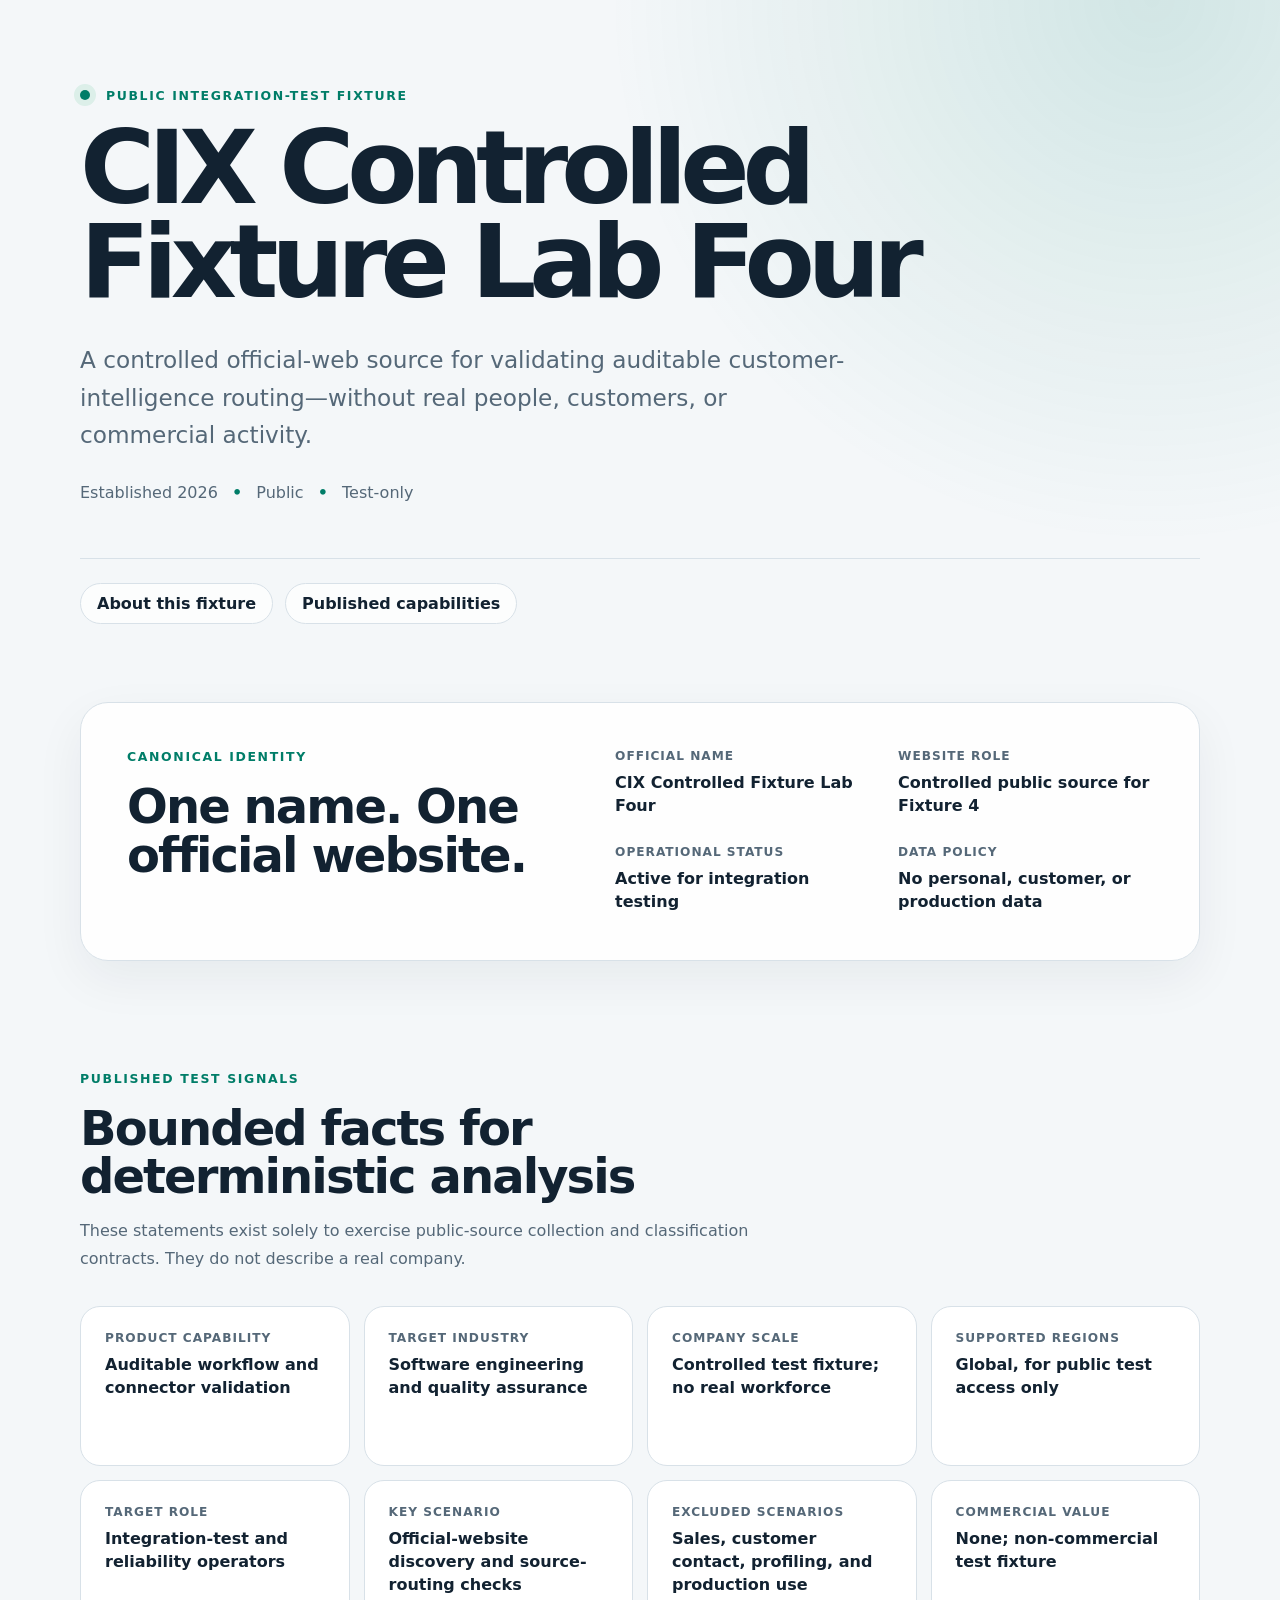
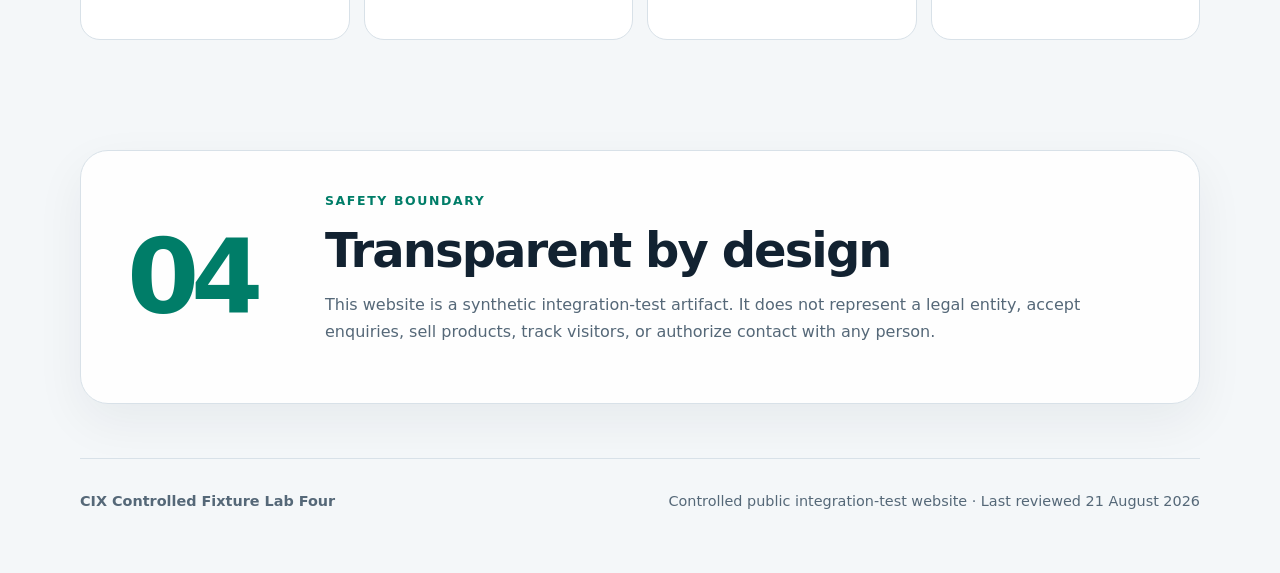
<file: index.html>
<!doctype html>
<html lang="en">
  <head>
    <meta charset="utf-8" />
    <meta name="viewport" content="width=device-width, initial-scale=1" />
    <title>CIX Controlled Fixture Lab Four</title>
    <meta
      name="description"
      content="CIX Controlled Fixture Lab Four is a controlled, non-commercial public integration-test website."
    />
    <meta property="og:type" content="website" />
    <meta property="og:site_name" content="CIX Controlled Fixture Lab Four" />
    <meta property="og:title" content="CIX Controlled Fixture Lab Four" />
    <meta
      property="og:description"
      content="Controlled public integration-test website for official-source routing validation."
    />
    <link rel="canonical" href="./" />
    <link rel="stylesheet" href="site.css" />
    <script type="application/ld+json">
      {
        "@context": "https://schema.org",
        "@type": "Organization",
        "name": "CIX Controlled Fixture Lab Four",
        "description": "A controlled, non-commercial public integration-test fixture with no real people, customers, or business activity.",
        "foundingDate": "2026",
        "areaServed": "Worldwide"
      }
    </script>
  </head>
  <body>
    <main>
      <header class="hero" aria-labelledby="site-title">
        <p class="eyebrow"><span aria-hidden="true"></span> Public integration-test fixture</p>
        <h1 id="site-title">CIX Controlled Fixture Lab Four</h1>
        <p class="lede">
          A controlled official-web source for validating auditable customer-intelligence
          routing—without real people, customers, or commercial activity.
        </p>
        <p class="meta">Established 2026 <b>•</b> Public <b>•</b> Test-only</p>
      </header>

      <nav aria-label="Fixture information">
        <a href="about/">About this fixture</a>
        <a href="services/">Published capabilities</a>
      </nav>

      <section class="panel identity" aria-labelledby="identity-title">
        <div>
          <p class="kicker">Canonical identity</p>
          <h2 id="identity-title">One name. One official website.</h2>
        </div>
        <dl>
          <div><dt>Official name</dt><dd>CIX Controlled Fixture Lab Four</dd></div>
          <div><dt>Website role</dt><dd>Controlled public source for Fixture 4</dd></div>
          <div><dt>Operational status</dt><dd>Active for integration testing</dd></div>
          <div><dt>Data policy</dt><dd>No personal, customer, or production data</dd></div>
        </dl>
      </section>

      <section class="signals" aria-labelledby="signals-title">
        <div class="intro">
          <p class="kicker">Published test signals</p>
          <h2 id="signals-title">Bounded facts for deterministic analysis</h2>
          <p>
            These statements exist solely to exercise public-source collection and
            classification contracts. They do not describe a real company.
          </p>
        </div>
        <dl class="grid">
          <div><dt>Product capability</dt><dd>Auditable workflow and connector validation</dd></div>
          <div><dt>Target industry</dt><dd>Software engineering and quality assurance</dd></div>
          <div><dt>Company scale</dt><dd>Controlled test fixture; no real workforce</dd></div>
          <div><dt>Supported regions</dt><dd>Global, for public test access only</dd></div>
          <div><dt>Target role</dt><dd>Integration-test and reliability operators</dd></div>
          <div><dt>Key scenario</dt><dd>Official-website discovery and source-routing checks</dd></div>
          <div><dt>Excluded scenarios</dt><dd>Sales, customer contact, profiling, and production use</dd></div>
          <div><dt>Commercial value</dt><dd>None; non-commercial test fixture</dd></div>
        </dl>
      </section>

      <section class="panel notice" aria-labelledby="notice-title">
        <p class="number" aria-hidden="true">04</p>
        <div>
          <p class="kicker">Safety boundary</p>
          <h2 id="notice-title">Transparent by design</h2>
          <p>
            This website is a synthetic integration-test artifact. It does not represent a
            legal entity, accept enquiries, sell products, track visitors, or authorize
            contact with any person.
          </p>
        </div>
      </section>

      <footer>
        <strong>CIX Controlled Fixture Lab Four</strong>
        <span>Controlled public integration-test website · Last reviewed 21 August 2026</span>
      </footer>
    </main>
  </body>
</html>
</file>
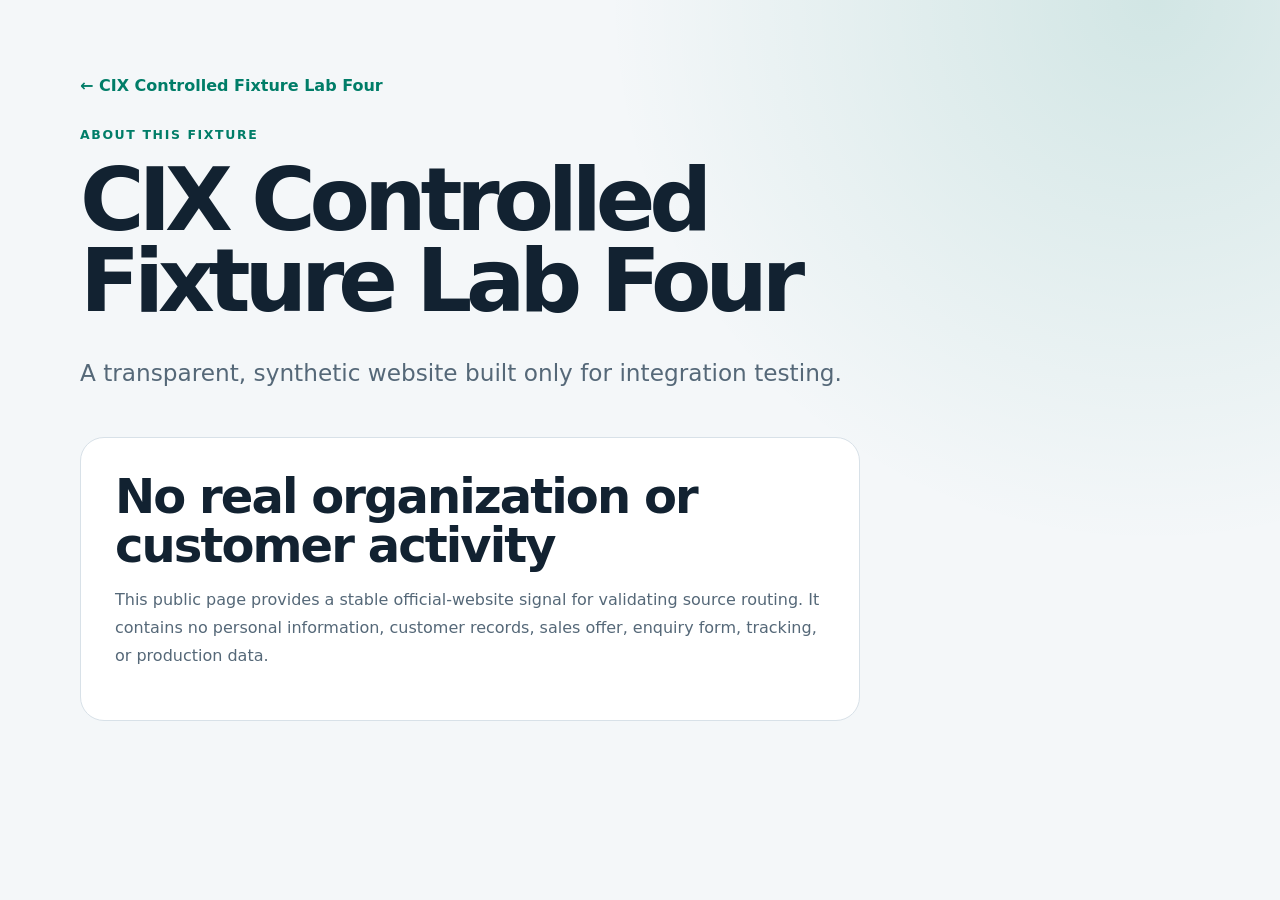
<file: about/index.html>
<!doctype html>
<html lang="en">
  <head>
    <meta charset="utf-8" />
    <meta name="viewport" content="width=device-width, initial-scale=1" />
    <title>About · CIX Controlled Fixture Lab Four</title>
    <meta name="description" content="About the controlled public integration-test fixture." />
    <meta property="og:site_name" content="CIX Controlled Fixture Lab Four" />
    <link rel="canonical" href="./" />
    <link rel="stylesheet" href="../site.css" />
  </head>
  <body>
    <main class="subpage">
      <a class="back" href="../">← CIX Controlled Fixture Lab Four</a>
      <header>
        <p class="kicker">About this fixture</p>
        <h1>CIX Controlled Fixture Lab Four</h1>
        <p class="lede">A transparent, synthetic website built only for integration testing.</p>
      </header>
      <article>
        <h2>No real organization or customer activity</h2>
        <p>
          This public page provides a stable official-website signal for validating source
          routing. It contains no personal information, customer records, sales offer,
          enquiry form, tracking, or production data.
        </p>
      </article>
    </main>
  </body>
</html>
</file>
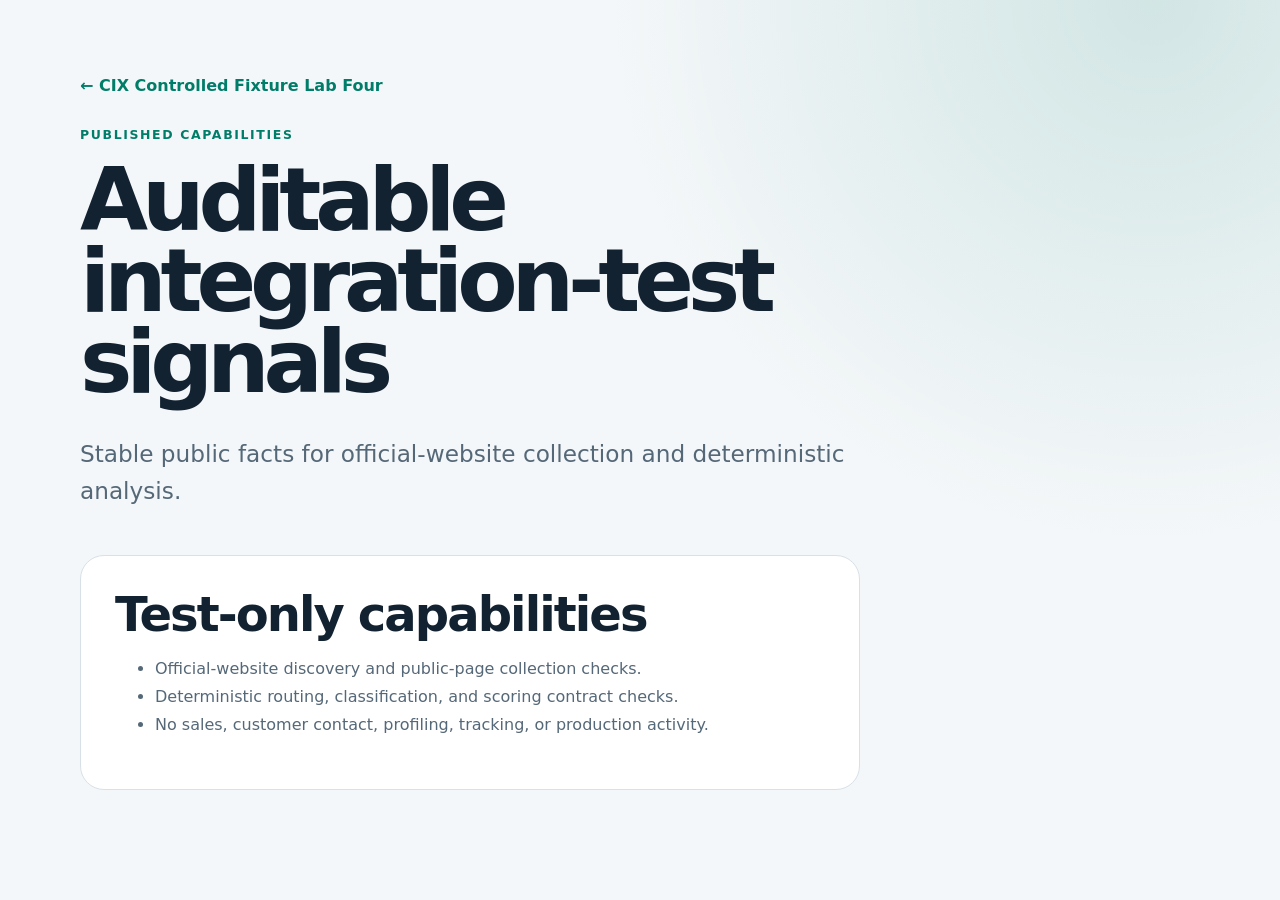
<file: services/index.html>
<!doctype html>
<html lang="en">
  <head>
    <meta charset="utf-8" />
    <meta name="viewport" content="width=device-width, initial-scale=1" />
    <title>Published capabilities · CIX Controlled Fixture Lab Four</title>
    <meta name="description" content="Published test capabilities for source-routing validation." />
    <meta property="og:site_name" content="CIX Controlled Fixture Lab Four" />
    <link rel="canonical" href="./" />
    <link rel="stylesheet" href="../site.css" />
  </head>
  <body>
    <main class="subpage">
      <a class="back" href="../">← CIX Controlled Fixture Lab Four</a>
      <header>
        <p class="kicker">Published capabilities</p>
        <h1>Auditable integration-test signals</h1>
        <p class="lede">Stable public facts for official-website collection and deterministic analysis.</p>
      </header>
      <article>
        <h2>Test-only capabilities</h2>
        <ul>
          <li>Official-website discovery and public-page collection checks.</li>
          <li>Deterministic routing, classification, and scoring contract checks.</li>
          <li>No sales, customer contact, profiling, tracking, or production activity.</li>
        </ul>
      </article>
    </main>
  </body>
</html>
</file>
<file: site.css>
:root {
  color-scheme: light;
  --ink: #122231;
  --muted: #556878;
  --line: #d8e1e8;
  --paper: #f4f7f9;
  --panel: #ffffff;
  --accent: #007d68;
  --accent-soft: #dcefe9;
}

* { box-sizing: border-box; }

html { background: var(--paper); }

body {
  margin: 0;
  color: var(--ink);
  background:
    radial-gradient(circle at 90% 0%, rgba(0, 125, 104, 0.14), transparent 34rem),
    var(--paper);
  font-family: Inter, ui-sans-serif, system-ui, -apple-system, BlinkMacSystemFont, "Segoe UI", sans-serif;
}

main { width: min(1120px, calc(100% - 40px)); margin: 0 auto; }

.hero { padding: 88px 0 56px; border-bottom: 1px solid var(--line); }
.eyebrow, .kicker { margin: 0 0 18px; color: var(--accent); font-size: 0.78rem; font-weight: 800; letter-spacing: 0.13em; text-transform: uppercase; }
.eyebrow span { display: inline-block; width: 10px; height: 10px; margin-right: 10px; border-radius: 50%; background: var(--accent); box-shadow: 0 0 0 6px var(--accent-soft); }
h1 { max-width: 900px; margin: 0; font-size: clamp(3.2rem, 8vw, 6.8rem); line-height: 0.92; letter-spacing: -0.07em; }
h2 { margin: 0; font-size: clamp(1.8rem, 4vw, 3rem); line-height: 1.02; letter-spacing: -0.04em; }
.lede { max-width: 780px; margin: 32px 0 0; color: var(--muted); font-size: clamp(1.1rem, 2vw, 1.45rem); line-height: 1.6; }
.meta { margin: 30px 0 0; color: var(--muted); }
.meta b { padding: 0 9px; color: var(--accent); }

nav { display: flex; gap: 12px; padding: 24px 0; }
nav a { border: 1px solid var(--line); border-radius: 999px; padding: 10px 16px; color: var(--ink); background: rgba(255,255,255,.72); font-weight: 700; text-decoration: none; }
nav a:hover, nav a:focus-visible { border-color: var(--accent); outline: none; }

.panel { margin: 54px 0; border: 1px solid var(--line); border-radius: 28px; background: rgba(255,255,255,.9); box-shadow: 0 18px 50px rgba(18,34,49,.06); }
.identity { display: grid; grid-template-columns: 0.9fr 1.1fr; gap: 48px; padding: 46px; }
dl { margin: 0; }
.identity dl { display: grid; grid-template-columns: 1fr 1fr; gap: 28px; }
dt { margin-bottom: 8px; color: var(--muted); font-size: .76rem; font-weight: 800; letter-spacing: .08em; text-transform: uppercase; }
dd { margin: 0; font-weight: 700; line-height: 1.45; }

.signals { padding: 56px 0; }
.intro { max-width: 720px; margin-bottom: 34px; }
.intro > p:last-child, .notice div > p:last-child { color: var(--muted); line-height: 1.7; }
.grid { display: grid; grid-template-columns: repeat(4, 1fr); gap: 14px; }
.grid > div { min-height: 160px; padding: 24px; border: 1px solid var(--line); border-radius: 20px; background: var(--panel); }

.notice { display: grid; grid-template-columns: 160px 1fr; gap: 38px; align-items: center; padding: 42px 46px; }
.number { margin: 0; color: var(--accent); font-size: 6.5rem; font-weight: 900; letter-spacing: -0.08em; }
footer { display: flex; justify-content: space-between; gap: 24px; padding: 34px 0 64px; border-top: 1px solid var(--line); color: var(--muted); font-size: .9rem; }

.subpage { min-height: 100vh; padding: 76px 0; }
.subpage header { max-width: 780px; }
.subpage h1 { font-size: clamp(2.8rem, 7vw, 5.5rem); }
.subpage article { max-width: 780px; margin-top: 46px; padding: 34px; border: 1px solid var(--line); border-radius: 24px; background: var(--panel); }
.subpage article p, .subpage article li { color: var(--muted); line-height: 1.75; }
.back { display: inline-block; margin-bottom: 32px; color: var(--accent); font-weight: 800; text-decoration: none; }

@media (max-width: 860px) {
  .identity, .notice { grid-template-columns: 1fr; }
  .grid { grid-template-columns: 1fr 1fr; }
  .notice .number { font-size: 4rem; }
}

@media (max-width: 560px) {
  main { width: min(100% - 24px, 1120px); }
  .hero { padding-top: 56px; }
  .identity { padding: 28px; }
  .identity dl, .grid { grid-template-columns: 1fr; }
  nav, footer { flex-direction: column; }
  nav a { text-align: center; }
  .notice { padding: 28px; }
}
</file>
